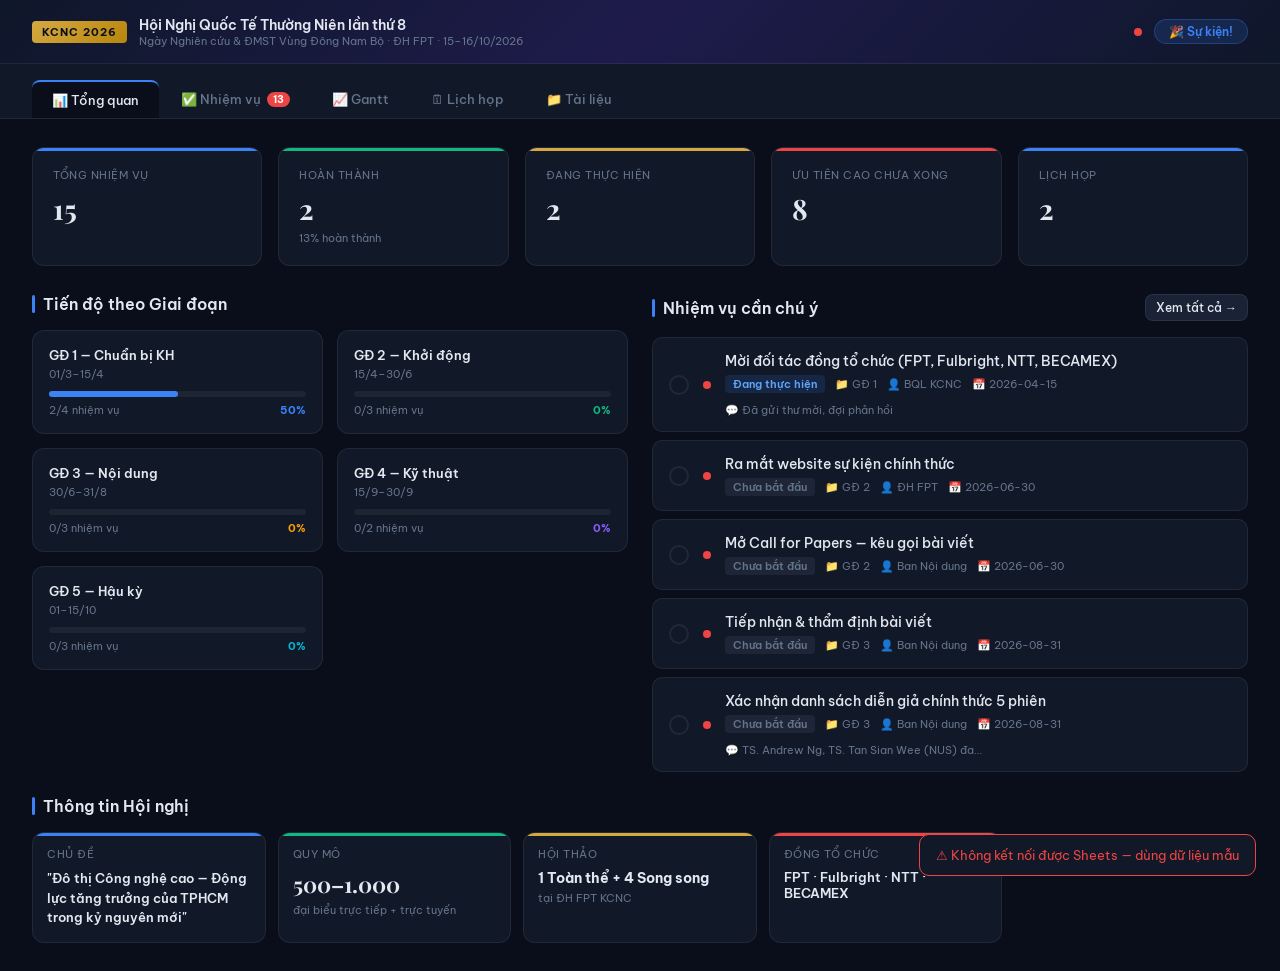
<file: index.html>
<!DOCTYPE html>
<html lang="vi">
<head>
<meta charset="UTF-8">
<meta name="viewport" content="width=device-width, initial-scale=1.0">
<title>HNQT KCNC 2026 — Bảng Điều Hành</title>
<link rel="preconnect" href="https://fonts.googleapis.com">
<link href="https://fonts.googleapis.com/css2?family=Be+Vietnam+Pro:wght@300;400;500;600;700&family=Playfair+Display:wght@700&display=swap" rel="stylesheet">
<link rel="stylesheet" href="style.css">
</head>
<body>

<div id="loading-overlay">
  <div class="spinner"></div>
  <div class="loading-text" id="loading-msg">Đang kết nối Google Sheets...</div>
</div>

<div id="sync-bar">
  <div class="sync-dot"></div>
  <span id="sync-text">Đang lưu...</span>
</div>

<header>
  <div class="logo">
    <div class="logo-badge">KCNC 2026</div>
    <div>
      <div class="logo-title">Hội Nghị Quốc Tế Thường Niên lần thứ 8</div>
      <div class="logo-sub">Ngày Nghiên cứu & ĐMST Vùng Đông Nam Bộ · ĐH FPT · 15–16/10/2026</div>
    </div>
  </div>
  <div class="header-right">
    <div id="api-status" class="api-dot connecting" title="Trạng thái kết nối Sheets"></div>
    <span class="countdown" id="countdown">—</span>
  </div>
</header>

<div class="nav-tabs">
  <button class="nav-tab active" onclick="switchTab('overview')">📊 Tổng quan</button>
  <button class="nav-tab" onclick="switchTab('tasks')">✅ Nhiệm vụ <span class="tab-badge" id="badge-tasks">0</span></button>
  <button class="nav-tab" onclick="switchTab('gantt')">📈 Gantt</button>
  <button class="nav-tab" onclick="switchTab('meetings')">🗓 Lịch họp</button>
  <button class="nav-tab" onclick="switchTab('docs')">📁 Tài liệu</button>
</div>

<main>

<!-- OVERVIEW -->
<div id="tab-overview" class="tab-content active">
  <div class="stats-grid">
    <div class="stat-card blue"><div class="stat-label">Tổng nhiệm vụ</div><div class="stat-value" id="s-total">—</div></div>
    <div class="stat-card green"><div class="stat-label">Hoàn thành</div><div class="stat-value" id="s-done">—</div><div class="stat-sub" id="s-pct">—</div></div>
    <div class="stat-card gold"><div class="stat-label">Đang thực hiện</div><div class="stat-value" id="s-doing">—</div></div>
    <div class="stat-card red"><div class="stat-label">Ưu tiên cao chưa xong</div><div class="stat-value" id="s-late">—</div></div>
    <div class="stat-card blue"><div class="stat-label">Lịch họp</div><div class="stat-value" id="s-mtg">—</div></div>
  </div>
  <div class="two-col">
    <div>
      <div class="section-header"><div class="section-title">Tiến độ theo Giai đoạn</div></div>
      <div class="phase-grid" id="phase-overview-grid"></div>
    </div>
    <div>
      <div class="section-header">
        <div class="section-title">Nhiệm vụ cần chú ý</div>
        <button class="btn btn-ghost btn-sm" onclick="switchTab('tasks')">Xem tất cả →</button>
      </div>
      <div class="task-list" id="recent-tasks"></div>
    </div>
  </div>
  <div style="margin-top:24px">
    <div class="section-header"><div class="section-title">Thông tin Hội nghị</div></div>
    <div class="info-cards">
      <div class="stat-card blue" style="padding:14px"><div class="stat-label">Chủ đề</div><div style="font-size:13px;font-weight:600;line-height:1.5;margin-top:4px">"Đô thị Công nghệ cao — Động lực tăng trưởng của TPHCM trong kỷ nguyên mới"</div></div>
      <div class="stat-card green" style="padding:14px"><div class="stat-label">Quy mô</div><div class="stat-value" style="font-size:22px">500–1.000</div><div class="stat-sub">đại biểu trực tiếp + trực tuyến</div></div>
      <div class="stat-card gold" style="padding:14px"><div class="stat-label">Hội thảo</div><div style="font-size:14px;font-weight:700;margin-top:6px">1 Toàn thể + 4 Song song</div><div class="stat-sub">tại ĐH FPT KCNC</div></div>
      <div class="stat-card red" style="padding:14px"><div class="stat-label">Đồng tổ chức</div><div style="font-size:13px;font-weight:600;margin-top:6px">FPT · Fulbright · NTT · BECAMEX</div></div>
    </div>
  </div>
</div>

<!-- TASKS -->
<div id="tab-tasks" class="tab-content">
  <div class="section-header">
    <div class="section-title">Quản lý Nhiệm vụ</div>
    <button class="btn btn-primary" onclick="toggleAddForm()">+ Thêm nhiệm vụ</button>
  </div>
  <div id="add-task-form" class="add-form">
    <div class="form-grid">
      <div class="form-group" style="grid-column:1/-1">
        <label>Tên nhiệm vụ *</label>
        <input type="text" id="f-name" placeholder="Mô tả ngắn nhiệm vụ...">
      </div>
      <div class="form-group">
        <label>Giai đoạn</label>
        <select id="f-phase">
          <option value="1">Giai đoạn 1 — Chuẩn bị KH</option>
          <option value="2">Giai đoạn 2 — Khởi động</option>
          <option value="3">Giai đoạn 3 — Nội dung</option>
          <option value="4">Giai đoạn 4 — Kỹ thuật</option>
          <option value="5">Giai đoạn 5 — Hậu kỳ</option>
        </select>
      </div>
      <div class="form-group">
        <label>Đơn vị chủ trì</label>
        <select id="f-owner">
          <option>BQL KCNC</option><option>ĐH FPT</option><option>ĐH Fulbright</option>
          <option>ĐH Nguyễn Tất Thành</option><option>BECAMEX</option>
          <option>Ban Nội dung</option><option>Ban Truyền thông</option><option>Ban Hậu cần</option>
        </select>
      </div>
      <div class="form-group">
        <label>Hạn hoàn thành</label>
        <input type="date" id="f-due">
      </div>
      <div class="form-group">
        <label>Ưu tiên</label>
        <select id="f-priority">
          <option value="high">🔴 Cao</option>
          <option value="med" selected>🟡 Trung bình</option>
          <option value="low">🟢 Thấp</option>
        </select>
      </div>
      <div class="form-group" style="grid-column:1/-1">
        <label>Ghi chú</label>
        <textarea id="f-note" rows="2" placeholder="Chi tiết thêm..."></textarea>
      </div>
    </div>
    <div class="form-actions">
      <button class="btn btn-ghost" onclick="toggleAddForm()">Hủy</button>
      <button class="btn btn-primary" onclick="addTask()">💾 Lưu vào Sheets</button>
    </div>
  </div>
  <div class="task-filters">
    <button class="filter-btn active" onclick="filterTasks('all',this)">Tất cả</button>
    <button class="filter-btn" onclick="filterTasks('todo',this)">Chưa bắt đầu</button>
    <button class="filter-btn" onclick="filterTasks('doing',this)">Đang thực hiện</button>
    <button class="filter-btn" onclick="filterTasks('done',this)">Hoàn thành</button>
    <button class="filter-btn" onclick="filterTasks('high',this)">🔴 Ưu tiên cao</button>
    <button class="filter-btn" onclick="filterTasks('p1',this)">GĐ 1</button>
    <button class="filter-btn" onclick="filterTasks('p2',this)">GĐ 2</button>
    <button class="filter-btn" onclick="filterTasks('p3',this)">GĐ 3</button>
    <button class="filter-btn" onclick="filterTasks('p4',this)">GĐ 4</button>
  </div>
  <div class="task-list" id="task-list"></div>
</div>

<!-- GANTT -->
<div id="tab-gantt" class="tab-content">
  <div class="section-header"><div class="section-title">Sơ đồ Tiến độ 2026</div></div>
  <div class="gantt-container">
    <table id="gantt-table" style="width:100%;border-collapse:collapse;min-width:900px">
      <thead>
        <tr style="background:var(--surface2)">
          <th style="padding:12px 16px;text-align:left;font-size:11px;color:var(--muted);text-transform:uppercase;width:280px;border-right:1px solid var(--border)">Giai đoạn / Hoạt động</th>
          <th style="padding:12px 6px;text-align:center;font-size:11px;color:var(--muted)">T3</th>
          <th style="padding:12px 6px;text-align:center;font-size:11px;color:var(--muted)">T4</th>
          <th style="padding:12px 6px;text-align:center;font-size:11px;color:var(--muted)">T5</th>
          <th style="padding:12px 6px;text-align:center;font-size:11px;color:var(--muted)">T6</th>
          <th style="padding:12px 6px;text-align:center;font-size:11px;color:var(--muted)">T7</th>
          <th style="padding:12px 6px;text-align:center;font-size:11px;color:var(--muted)">T8</th>
          <th style="padding:12px 6px;text-align:center;font-size:11px;color:var(--muted)">T9</th>
          <th style="padding:12px 6px;text-align:center;font-size:11px;color:var(--muted)">T10</th>
          <th style="padding:12px 6px;text-align:center;font-size:11px;color:var(--muted)">T11</th>
        </tr>
      </thead>
      <tbody id="gantt-body"></tbody>
    </table>
  </div>
  <div class="gantt-legend">
    <div class="legend-item"><div style="background:#3b82f6"></div>Chuẩn bị</div>
    <div class="legend-item"><div style="background:#10b981"></div>Triển khai</div>
    <div class="legend-item"><div style="background:#f59e0b"></div>Nội dung</div>
    <div class="legend-item"><div style="background:#8b5cf6"></div>Truyền thông</div>
    <div class="legend-item"><div style="background:#ef4444"></div>Sự kiện</div>
  </div>
</div>

<!-- MEETINGS -->
<div id="tab-meetings" class="tab-content">
  <div class="section-header">
    <div class="section-title">Lịch Họp</div>
    <button class="btn btn-primary" onclick="openMeetingModal()">+ Thêm cuộc họp</button>
  </div>
  <div class="meetings-grid" id="meeting-list"></div>
</div>

<!-- DOCS -->
<div id="tab-docs" class="tab-content">
  <div class="section-header">
    <div class="section-title">Kho Tài liệu & Drive</div>
    <button class="btn btn-primary" onclick="openDocModal()">+ Thêm tài liệu</button>
  </div>
  <input type="text" id="doc-search" placeholder="🔍 Tìm tài liệu..."
    style="max-width:360px;margin-bottom:16px;display:block" oninput="renderDocs()">
  <div class="doc-grid" id="doc-grid"></div>
</div>

</main>

<!-- MEETING MODAL -->
<div class="modal-overlay" id="modal-meeting">
  <div class="modal">
    <div class="modal-title">Thêm Cuộc họp <button class="close-btn" onclick="closeMeetingModal()">✕</button></div>
    <div class="form-grid">
      <div class="form-group" style="grid-column:1/-1"><label>Tên cuộc họp *</label><input type="text" id="m-name" placeholder="VD: Họp Ban Nội dung lần 1..."></div>
      <div class="form-group"><label>Ngày</label><input type="date" id="m-date"></div>
      <div class="form-group"><label>Giờ</label><input type="time" id="m-time" value="09:00"></div>
      <div class="form-group"><label>Hình thức</label>
        <select id="m-mode">
          <option>Trực tiếp</option>
          <option>Trực tuyến (Google Meet)</option>
          <option>Trực tiếp + Trực tuyến</option>
        </select>
      </div>
      <div class="form-group"><label>Địa điểm / Link</label><input type="text" id="m-loc"></div>
      <div class="form-group" style="grid-column:1/-1"><label>Thành phần tham dự</label>
        <div class="chip-group" id="attendee-chips">
          <span class="chip" onclick="toggleChip(this)">BQL KCNC</span>
          <span class="chip" onclick="toggleChip(this)">ĐH FPT</span>
          <span class="chip" onclick="toggleChip(this)">ĐH Fulbright</span>
          <span class="chip" onclick="toggleChip(this)">ĐH Nguyễn Tất Thành</span>
          <span class="chip" onclick="toggleChip(this)">BECAMEX</span>
          <span class="chip" onclick="toggleChip(this)">Ban Nội dung</span>
          <span class="chip" onclick="toggleChip(this)">Ban Truyền thông</span>
          <span class="chip" onclick="toggleChip(this)">Ban Hậu cần</span>
        </div>
      </div>
      <div class="form-group" style="grid-column:1/-1"><label>Nội dung / Agenda</label><textarea id="m-agenda" rows="2"></textarea></div>
      <div class="form-group" style="grid-column:1/-1"><label>Link Google Meet / Calendar</label><input type="text" id="m-link" placeholder="https://meet.google.com/..."></div>
    </div>
    <div class="form-actions" style="margin-top:16px">
      <button class="btn btn-ghost" onclick="closeMeetingModal()">Hủy</button>
      <button class="btn btn-primary" onclick="saveMeeting()">💾 Lưu vào Sheets</button>
    </div>
  </div>
</div>

<!-- DOC MODAL -->
<div class="modal-overlay" id="modal-doc">
  <div class="modal">
    <div class="modal-title">Thêm Tài liệu <button class="close-btn" onclick="closeDocModal()">✕</button></div>
    <div class="form-grid">
      <div class="form-group" style="grid-column:1/-1"><label>Tên tài liệu *</label>
        <input type="text" id="d-name" placeholder="VD: Kế hoạch tổ chức HNQT 2026..."></div>
      <div class="form-group" style="grid-column:1/-1"><label>Link Google Drive *</label>
        <input type="url" id="d-url" placeholder="https://drive.google.com/...">
        <small style="color:var(--muted);font-size:11px;margin-top:3px;display:block">
          Dán link bất kỳ — Google Doc, Sheet, Slide, PDF, folder — icon tự nhận diện
        </small>
      </div>
      <div class="form-group"><label>Danh mục</label>
        <select id="d-cat">
          <option>Kế hoạch tổng thể</option><option>Ban Nội dung</option>
          <option>Ban Truyền thông</option><option>Ban Hậu cần</option>
          <option>Tài chính</option><option>Call for Papers</option>
          <option>Đối tác</option><option>Biên bản họp</option>
        </select>
      </div>
      <div class="form-group"><label>Mô tả ngắn</label>
        <input type="text" id="d-desc" placeholder="Nội dung tóm tắt..."></div>
    </div>
    <div class="form-actions" style="margin-top:16px">
      <button class="btn btn-ghost" onclick="closeDocModal()">Hủy</button>
      <button class="btn btn-primary" onclick="saveDoc()">💾 Lưu vào Sheets</button>
    </div>
  </div>
</div>

<div class="toast" id="toast"></div>

<script src="config.js"></script>
<script src="api.js"></script>
<script src="app.js"></script>
</body>
</html>
</file>
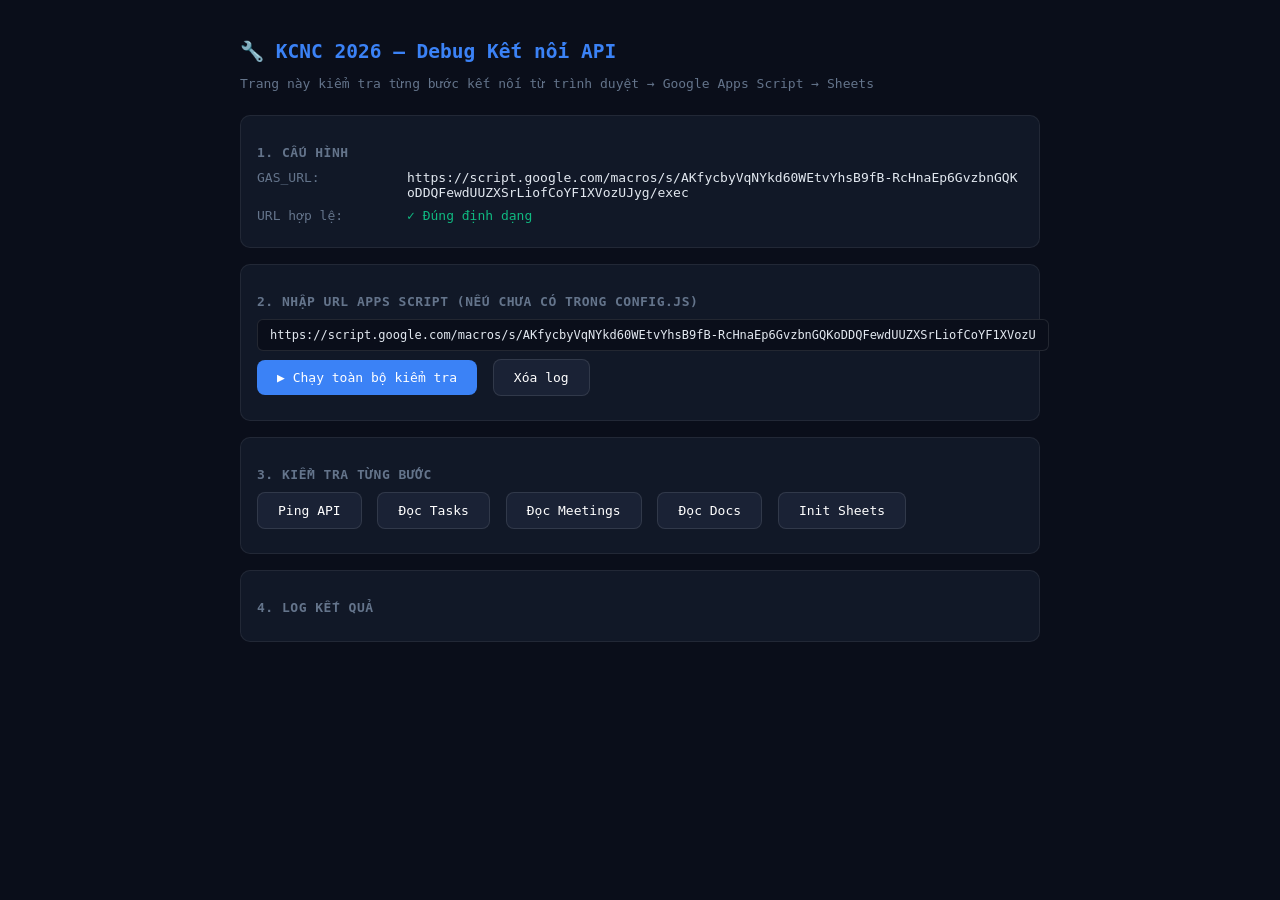
<file: debug.html>
<!DOCTYPE html>
<html lang="vi">
<head>
<meta charset="UTF-8">
<meta name="viewport" content="width=device-width, initial-scale=1.0">
<title>KCNC 2026 — Debug Kết nối</title>
<style>
  body { font-family: monospace; background: #0a0e1a; color: #e2e8f0; padding: 24px; max-width: 800px; margin: 0 auto; }
  h2 { color: #3b82f6; margin-bottom: 4px; }
  .sub { color: #64748b; font-size: 13px; margin-bottom: 24px; }
  .card { background: #111827; border: 1px solid rgba(255,255,255,0.07); border-radius: 10px; padding: 16px; margin-bottom: 16px; }
  .card h3 { font-size: 13px; color: #64748b; margin-bottom: 10px; text-transform: uppercase; letter-spacing: 0.5px; }
  .row { display: flex; gap: 10px; align-items: flex-start; margin-bottom: 8px; font-size: 13px; }
  .label { color: #64748b; min-width: 140px; flex-shrink: 0; }
  .val { color: #e2e8f0; word-break: break-all; }
  .ok   { color: #10b981; }
  .warn { color: #f59e0b; }
  .err  { color: #ef4444; }
  .btn  { background: #3b82f6; color: white; border: none; padding: 10px 20px; border-radius: 8px;
          font-family: monospace; font-size: 13px; cursor: pointer; margin-right: 8px; margin-bottom: 8px; }
  .btn:hover { background: #2563eb; }
  .btn.sec { background: #1a2235; border: 1px solid rgba(255,255,255,0.1); }
  pre { background: #0a0e1a; border: 1px solid rgba(255,255,255,0.07); border-radius: 6px;
        padding: 12px; font-size: 12px; overflow-x: auto; white-space: pre-wrap; margin-top: 8px; color: #94a3b8; }
  #log { max-height: 400px; overflow-y: auto; }
  .log-line { padding: 4px 0; border-bottom: 1px solid rgba(255,255,255,0.04); font-size: 12px; }
  .log-line.ok  { color: #10b981; }
  .log-line.err { color: #ef4444; }
  .log-line.inf { color: #64748b; }
  input { background: #0a0e1a; border: 1px solid rgba(255,255,255,0.1); border-radius: 6px;
          padding: 8px 12px; color: #e2e8f0; font-family: monospace; font-size: 12px; width: 100%; margin-bottom: 8px; }
</style>
</head>
<body>
<h2>🔧 KCNC 2026 — Debug Kết nối API</h2>
<p class="sub">Trang này kiểm tra từng bước kết nối từ trình duyệt → Google Apps Script → Sheets</p>

<div class="card">
  <h3>1. Cấu hình</h3>
  <div class="row"><span class="label">GAS_URL:</span><span class="val" id="show-url">—</span></div>
  <div class="row"><span class="label">URL hợp lệ:</span><span class="val" id="show-valid">—</span></div>
</div>

<div class="card">
  <h3>2. Nhập URL Apps Script (nếu chưa có trong config.js)</h3>
  <input type="text" id="manual-url" placeholder="https://script.google.com/macros/s/.../exec">
  <button class="btn" onclick="runAll()">▶ Chạy toàn bộ kiểm tra</button>
  <button class="btn sec" onclick="clearLog()">Xóa log</button>
</div>

<div class="card">
  <h3>3. Kiểm tra từng bước</h3>
  <button class="btn sec" onclick="testPing()">Ping API</button>
  <button class="btn sec" onclick="testGetAll('Tasks')">Đọc Tasks</button>
  <button class="btn sec" onclick="testGetAll('Meetings')">Đọc Meetings</button>
  <button class="btn sec" onclick="testGetAll('Docs')">Đọc Docs</button>
  <button class="btn sec" onclick="testInit()">Init Sheets</button>
</div>

<div class="card">
  <h3>4. Log kết quả</h3>
  <div id="log"></div>
</div>

<script src="config.js"></script>
<script>
  let GAS_URL = '';

  function getUrl() {
    const manual = document.getElementById('manual-url').value.trim();
    return manual || (typeof CONFIG !== 'undefined' ? CONFIG.GAS_URL : '');
  }

  function log(msg, type = 'inf') {
    const now = new Date().toLocaleTimeString('vi-VN');
    const el = document.createElement('div');
    el.className = 'log-line ' + type;
    el.textContent = `[${now}] ${msg}`;
    document.getElementById('log').prepend(el);
  }

  function clearLog() { document.getElementById('log').innerHTML = ''; }

  async function post(body) {
    const url = getUrl();
    if (!url || url.startsWith('THAY_BANG')) throw new Error('Chưa có URL — nhập vào ô phía trên');

    log(`POST → ${url.slice(0, 60)}...`, 'inf');
    log(`Body: ${JSON.stringify(body)}`, 'inf');

    const res = await fetch(url, {
      method: 'POST',
      body: JSON.stringify(body),
    });

    log(`HTTP status: ${res.status} ${res.statusText}`, res.ok ? 'ok' : 'err');

    const text = await res.text();
    log(`Response: ${text.slice(0, 300)}`, 'inf');

    let data;
    try { data = JSON.parse(text); } catch(e) {
      throw new Error('Response không phải JSON — có thể bị redirect đến trang đăng nhập Google');
    }
    return data;
  }

  async function testPing() {
    log('── Ping ──', 'inf');
    try {
      const d = await post({ action: 'ping' });
      log(d.ok ? `✓ Ping OK: ${d.message} (${d.time})` : `✗ Ping fail: ${d.error}`, d.ok ? 'ok' : 'err');
    } catch(e) { log('✗ ' + e.message, 'err'); }
  }

  async function testGetAll(sheet) {
    log(`── getAll ${sheet} ──`, 'inf');
    try {
      const d = await post({ action: 'getAll', sheet });
      log(d.ok ? `✓ ${sheet}: ${d.rows.length} rows` : `✗ ${d.error}`, d.ok ? 'ok' : 'err');
    } catch(e) { log('✗ ' + e.message, 'err'); }
  }

  async function testInit() {
    log('── init Sheets ──', 'inf');
    try {
      const d = await post({ action: 'init' });
      log(d.ok ? `✓ Init OK: ${(d.sheets||[]).join(', ')}` : `✗ ${d.error}`, d.ok ? 'ok' : 'err');
    } catch(e) { log('✗ ' + e.message, 'err'); }
  }

  async function runAll() {
    clearLog();
    const url = getUrl();
    document.getElementById('show-url').textContent = url || '(trống)';
    const valid = url && url.includes('script.google.com') && url.endsWith('/exec');
    document.getElementById('show-valid').textContent = valid ? '✓ Đúng định dạng' : '✗ Sai — phải có /exec ở cuối';
    document.getElementById('show-valid').className = 'val ' + (valid ? 'ok' : 'err');

    if (!valid) { log('✗ URL không hợp lệ — dừng kiểm tra', 'err'); return; }

    await testPing();
    await testGetAll('Tasks');
    await testGetAll('Meetings');
    await testGetAll('Docs');
    log('── Xong ──', 'ok');
  }

  // Auto-load từ config.js
  window.onload = () => {
    const url = typeof CONFIG !== 'undefined' ? CONFIG.GAS_URL : '';
    document.getElementById('show-url').textContent = url || '(chưa cấu hình)';
    if (url && !url.startsWith('THAY_BANG')) {
      document.getElementById('manual-url').value = url;
    }
    const valid = url && url.includes('script.google.com') && url.endsWith('/exec');
    document.getElementById('show-valid').textContent = valid ? '✓ Đúng định dạng' : '✗ Sai hoặc chưa điền';
    document.getElementById('show-valid').className = 'val ' + (valid ? 'ok' : 'err');
  };
</script>
</body>
</html>
</file>
<file: style.css>
/* ================================================================
   KCNC 2026 Dashboard — Stylesheet
   ================================================================ */

:root {
  --bg:      #0a0e1a;
  --surface: #111827;
  --surface2:#1a2235;
  --border:  rgba(255,255,255,0.07);
  --accent:  #3b82f6;
  --accent2: #10b981;
  --accent3: #f59e0b;
  --accent4: #ef4444;
  --text:    #e2e8f0;
  --muted:   #64748b;
  --gold:    #d4a942;
}

* { box-sizing: border-box; margin: 0; padding: 0; }
body { font-family: 'Be Vietnam Pro', sans-serif; background: var(--bg); color: var(--text); min-height: 100vh; overflow-x: hidden; }

/* LOADING */
#loading-overlay {
  position: fixed; inset: 0; background: var(--bg);
  display: flex; flex-direction: column; align-items: center; justify-content: center;
  z-index: 9999; transition: opacity 0.4s;
}
.spinner { width: 40px; height: 40px; border: 3px solid var(--border); border-top-color: var(--accent); border-radius: 50%; animation: spin 0.8s linear infinite; margin-bottom: 16px; }
@keyframes spin { to { transform: rotate(360deg); } }
.loading-text { color: var(--muted); font-size: 14px; }

/* SYNC BAR */
#sync-bar {
  position: fixed; top: 68px; right: 16px; z-index: 500;
  display: flex; align-items: center; gap: 8px;
  background: var(--surface); border: 1px solid var(--border);
  border-radius: 20px; padding: 5px 14px; font-size: 12px; color: var(--muted);
  transition: all 0.3s; opacity: 0; pointer-events: none;
}
#sync-bar.show   { opacity: 1; }
#sync-bar.saving { color: var(--accent3); border-color: rgba(245,158,11,0.3); }
#sync-bar.saved  { color: var(--accent2); border-color: rgba(16,185,129,0.3); }
#sync-bar.error  { color: var(--accent4); border-color: rgba(239,68,68,0.3); }
.sync-dot { width: 6px; height: 6px; border-radius: 50%; background: currentColor; }

/* API STATUS DOT */
.api-dot { width: 8px; height: 8px; border-radius: 50%; cursor: help; }
.api-dot.connecting { background: var(--accent3); animation: pulse 1s infinite; }
.api-dot.ok   { background: var(--accent2); }
.api-dot.error { background: var(--accent4); }
@keyframes pulse { 0%,100%{opacity:1} 50%{opacity:0.4} }

/* HEADER */
header {
  background: linear-gradient(135deg, #0f172a 0%, #1e1b4b 50%, #0f172a 100%);
  border-bottom: 1px solid var(--border);
  padding: 0 32px; display: flex; align-items: center; justify-content: space-between;
  height: 64px; position: sticky; top: 0; z-index: 100;
}
.logo { display: flex; align-items: center; gap: 12px; }
.logo-badge { background: linear-gradient(135deg, var(--gold), #b8860b); color: #0a0e1a; font-weight: 700; font-size: 11px; padding: 4px 10px; border-radius: 4px; letter-spacing: 1px; text-transform: uppercase; }
.logo-title { font-size: 14px; font-weight: 600; }
.logo-sub   { font-size: 11px; color: var(--muted); }
.header-right { display: flex; align-items: center; gap: 12px; }
.countdown { background: rgba(59,130,246,0.15); border: 1px solid rgba(59,130,246,0.3); border-radius: 20px; padding: 4px 14px; font-size: 12px; color: var(--accent); font-weight: 600; }

/* NAV */
.nav-tabs { display: flex; gap: 2px; padding: 16px 32px 0; border-bottom: 1px solid var(--border); background: var(--surface); overflow-x: auto; }
.nav-tab { padding: 10px 20px; border-radius: 8px 8px 0 0; cursor: pointer; font-size: 13px; font-weight: 500; color: var(--muted); border: none; background: transparent; transition: all 0.2s; white-space: nowrap; display: flex; align-items: center; gap: 6px; font-family: 'Be Vietnam Pro', sans-serif; }
.nav-tab.active { color: var(--text); background: var(--bg); border-top: 2px solid var(--accent); }
.nav-tab:hover:not(.active) { color: var(--text); background: var(--surface2); }
.tab-badge { background: var(--accent4); color: white; font-size: 10px; font-weight: 700; padding: 1px 6px; border-radius: 20px; min-width: 18px; text-align: center; }

main { padding: 28px 32px; }
.tab-content { display: none; }
.tab-content.active { display: block; animation: fadeIn 0.3s ease; }
@keyframes fadeIn { from { opacity:0; transform:translateY(6px); } to { opacity:1; transform:translateY(0); } }

/* STATS */
.stats-grid { display: grid; grid-template-columns: repeat(auto-fit,minmax(170px,1fr)); gap: 16px; margin-bottom: 28px; }
.stat-card { background: var(--surface); border: 1px solid var(--border); border-radius: 12px; padding: 20px; position: relative; overflow: hidden; }
.stat-card::before { content:''; position:absolute; top:0; left:0; right:0; height:3px; border-radius:12px 12px 0 0; }
.stat-card.blue::before  { background: var(--accent); }
.stat-card.green::before { background: var(--accent2); }
.stat-card.gold::before  { background: var(--gold); }
.stat-card.red::before   { background: var(--accent4); }
.stat-label { font-size: 11px; color: var(--muted); text-transform: uppercase; letter-spacing: 0.5px; margin-bottom: 8px; }
.stat-value { font-size: 28px; font-weight: 700; font-family: 'Playfair Display', serif; }
.stat-sub   { font-size: 11px; color: var(--muted); margin-top: 4px; }

.section-header { display: flex; align-items: center; justify-content: space-between; margin-bottom: 16px; }
.section-title { font-size: 16px; font-weight: 600; display: flex; align-items: center; gap: 8px; }
.section-title::before { content:''; width:3px; height:18px; background:var(--accent); border-radius:2px; }

.two-col { display: grid; grid-template-columns: 1fr 1fr; gap: 24px; }
.info-cards { display: grid; grid-template-columns: repeat(auto-fill,minmax(220px,1fr)); gap: 12px; }
@media (max-width: 768px) { .two-col { grid-template-columns: 1fr; } }

/* PHASE CARDS */
.phase-grid { display: grid; grid-template-columns: 1fr 1fr; gap: 14px; margin-bottom: 24px; }
@media (max-width: 768px) { .phase-grid { grid-template-columns: 1fr; } }
.phase-card { background: var(--surface); border: 1px solid var(--border); border-radius: 12px; padding: 16px; }
.phase-name { font-size: 13px; font-weight: 600; margin-bottom: 4px; }
.phase-period { font-size: 11px; color: var(--muted); margin-bottom: 10px; }
.phase-progress-wrap { background: rgba(255,255,255,0.05); border-radius: 4px; height: 6px; margin-bottom: 6px; }
.phase-progress { height: 100%; border-radius: 4px; transition: width 0.5s ease; }
.phase-stat { font-size: 11px; color: var(--muted); display: flex; justify-content: space-between; }

/* BUTTONS */
.btn { padding: 8px 16px; border-radius: 8px; font-size: 13px; font-weight: 500; cursor: pointer; border: none; transition: all 0.2s; font-family: 'Be Vietnam Pro', sans-serif; }
.btn-primary { background: var(--accent); color: white; }
.btn-primary:hover { background: #2563eb; }
.btn-ghost { background: var(--surface2); color: var(--text); border: 1px solid var(--border); }
.btn-ghost:hover { background: var(--surface); border-color: var(--accent); }
.btn-danger { background: rgba(239,68,68,0.1); color: var(--accent4); border: 1px solid rgba(239,68,68,0.2); }
.btn-sm  { padding: 5px 10px; font-size: 12px; }
.btn-xs  { padding: 3px 8px;  font-size: 11px; }

/* FORMS */
.add-form { background: var(--surface); border: 1px solid var(--border); border-radius: 12px; padding: 20px; margin-bottom: 20px; display: none; }
.add-form.visible { display: block; }
.form-grid { display: grid; grid-template-columns: 1fr 1fr; gap: 12px; margin-bottom: 12px; }
.form-group { display: flex; flex-direction: column; gap: 5px; }
label { font-size: 12px; color: var(--muted); font-weight: 500; }
input, select, textarea { background: var(--bg); border: 1px solid var(--border); border-radius: 8px; padding: 8px 12px; color: var(--text); font-size: 13px; font-family: 'Be Vietnam Pro', sans-serif; transition: border-color 0.2s; width: 100%; }
input:focus, select:focus, textarea:focus { outline: none; border-color: var(--accent); }
select option { background: var(--surface); }
.form-actions { display: flex; gap: 8px; justify-content: flex-end; }

/* TASKS */
.task-filters { display: flex; gap: 8px; margin-bottom: 16px; flex-wrap: wrap; }
.filter-btn { padding: 5px 14px; border-radius: 20px; font-size: 12px; cursor: pointer; border: 1px solid var(--border); background: var(--surface); color: var(--muted); transition: all 0.2s; font-family: 'Be Vietnam Pro', sans-serif; }
.filter-btn.active { background: var(--accent); border-color: var(--accent); color: white; }
.task-list { display: flex; flex-direction: column; gap: 8px; }
.task-item { background: var(--surface); border: 1px solid var(--border); border-radius: 10px; padding: 14px 16px; display: flex; align-items: center; gap: 14px; transition: all 0.2s; animation: fadeIn 0.3s ease; }
.task-item:hover { border-color: rgba(59,130,246,0.3); background: var(--surface2); }
.task-check { width: 20px; height: 20px; border-radius: 50%; border: 2px solid var(--border); cursor: pointer; flex-shrink: 0; display: flex; align-items: center; justify-content: center; transition: all 0.2s; }
.task-check:hover { border-color: var(--accent); background: rgba(59,130,246,0.1); }
.task-check.done { background: var(--accent2); border-color: var(--accent2); }
.task-check.done::after { content: '✓'; color: white; font-size: 11px; font-weight: 700; }
.task-info { flex: 1; }
.task-name { font-size: 14px; font-weight: 500; }
.task-name.done { text-decoration: line-through; color: var(--muted); }
.task-meta { display: flex; gap: 10px; margin-top: 5px; align-items: center; flex-wrap: wrap; }
.task-meta-item { font-size: 11px; color: var(--muted); }
.task-actions { display: flex; gap: 6px; }
.badge { display: inline-flex; align-items: center; padding: 2px 8px; border-radius: 4px; font-size: 11px; font-weight: 600; }
.badge-blue   { background: rgba(59,130,246,0.15); color: #60a5fa; }
.badge-green  { background: rgba(16,185,129,0.15); color: #34d399; }
.badge-gray   { background: rgba(100,116,139,0.15); color: var(--muted); }
.priority-dot { width: 8px; height: 8px; border-radius: 50%; flex-shrink: 0; }
.priority-high { background: var(--accent4); }
.priority-med  { background: var(--accent3); }
.priority-low  { background: var(--accent2); }

/* GANTT */
.gantt-container { background: var(--surface); border: 1px solid var(--border); border-radius: 12px; overflow: hidden; overflow-x: auto; }
.gantt-legend { margin-top: 16px; display: flex; gap: 16px; flex-wrap: wrap; }
.legend-item { display: flex; align-items: center; gap: 6px; font-size: 12px; color: var(--muted); }
.legend-item div { width: 20px; height: 12px; border-radius: 3px; }

/* MEETINGS */
.meetings-grid { display: grid; grid-template-columns: 1fr 1fr; gap: 20px; }
@media (max-width: 768px) { .meetings-grid { grid-template-columns: 1fr; } }
.meeting-card { background: var(--surface); border: 1px solid var(--border); border-radius: 12px; overflow: hidden; transition: all 0.2s; animation: fadeIn 0.3s ease; }
.meeting-card:hover { border-color: rgba(59,130,246,0.3); transform: translateY(-1px); }
.meeting-header { padding: 16px; border-bottom: 1px solid var(--border); display: flex; justify-content: space-between; align-items: flex-start; }
.meeting-title { font-size: 14px; font-weight: 600; margin-bottom: 4px; }
.meeting-body { padding: 14px 16px; }
.meeting-row { display: flex; gap: 8px; align-items: center; margin-bottom: 8px; font-size: 13px; color: var(--muted); }
.attendees { display: flex; flex-wrap: wrap; gap: 4px; margin-top: 8px; }
.attendee-tag { background: var(--surface2); border: 1px solid var(--border); border-radius: 4px; padding: 2px 8px; font-size: 11px; color: var(--muted); }

/* DOCS */
.doc-grid { display: grid; grid-template-columns: repeat(auto-fill,minmax(280px,1fr)); gap: 14px; }
.doc-card { background: var(--surface); border: 1px solid var(--border); border-radius: 12px; padding: 16px; display: flex; gap: 14px; align-items: flex-start; transition: all 0.2s; cursor: pointer; color: var(--text); }
.doc-card:hover { border-color: rgba(59,130,246,0.4); background: var(--surface2); }
.doc-icon { width: 40px; height: 40px; border-radius: 8px; display: flex; align-items: center; justify-content: center; font-size: 18px; flex-shrink: 0; }
.doc-icon.folder { background: rgba(212,169,66,0.15); }
.doc-icon.doc    { background: rgba(59,130,246,0.15); }
.doc-icon.sheet  { background: rgba(16,185,129,0.15); }
.doc-icon.pdf    { background: rgba(239,68,68,0.15); }
.doc-info { flex: 1; min-width: 0; }
.doc-name { font-size: 14px; font-weight: 500; margin-bottom: 4px; }
.doc-meta { font-size: 11px; color: var(--muted); }
.doc-url  { font-size: 11px; color: var(--accent); margin-top: 4px; }

/* MODAL */
.modal-overlay { position: fixed; inset: 0; background: rgba(0,0,0,0.7); backdrop-filter: blur(4px); z-index: 200; display: flex; align-items: center; justify-content: center; opacity: 0; pointer-events: none; transition: opacity 0.2s; }
.modal-overlay.open { opacity: 1; pointer-events: all; }
.modal { background: var(--surface); border: 1px solid var(--border); border-radius: 16px; padding: 28px; width: 540px; max-width: 95vw; max-height: 90vh; overflow-y: auto; transform: translateY(10px); transition: transform 0.2s; }
.modal-overlay.open .modal { transform: translateY(0); }
.modal-title { font-size: 18px; font-weight: 700; margin-bottom: 20px; display: flex; justify-content: space-between; align-items: center; }
.close-btn { cursor: pointer; font-size: 20px; line-height: 1; background: none; border: none; color: var(--muted); transition: color 0.2s; }
.close-btn:hover { color: var(--text); }

/* CHIPS */
.chip-group { display: flex; flex-wrap: wrap; gap: 6px; }
.chip { background: var(--surface2); border: 1px solid var(--border); border-radius: 20px; padding: 3px 10px; font-size: 11px; color: var(--muted); cursor: pointer; transition: all 0.2s; }
.chip.sel { background: rgba(59,130,246,0.15); border-color: var(--accent); color: var(--accent); }

/* TOAST */
.toast { position: fixed; bottom: 24px; right: 24px; background: var(--surface); border: 1px solid var(--accent2); border-radius: 10px; padding: 12px 16px; font-size: 13px; color: var(--accent2); z-index: 9999; opacity: 0; transform: translateY(10px); transition: all 0.3s; pointer-events: none; }
.toast.show { opacity: 1; transform: translateY(0); }

/* EMPTY STATE */
.empty-state { text-align: center; padding: 40px; color: var(--muted); font-size: 14px; }
.empty-icon  { font-size: 36px; margin-bottom: 12px; }

/* SCROLLBAR */
::-webkit-scrollbar { width: 6px; height: 6px; }
::-webkit-scrollbar-track { background: transparent; }
::-webkit-scrollbar-thumb { background: var(--border); border-radius: 3px; }
::-webkit-scrollbar-thumb:hover { background: var(--muted); }

code { background: var(--surface2); padding: 1px 6px; border-radius: 4px; font-size: 12px; color: var(--accent3); }
</file>
